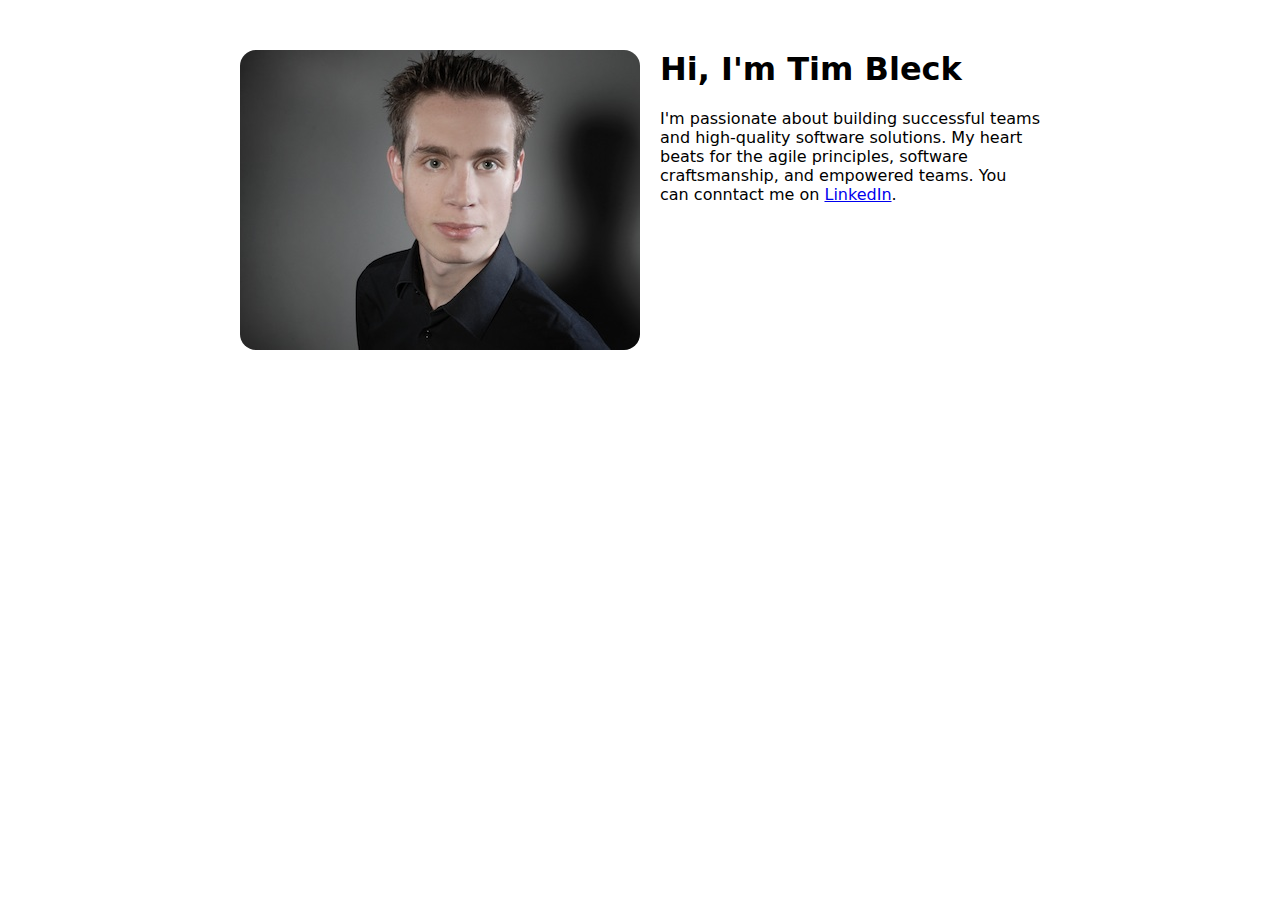
<file: index.html>
<!DOCTYPE html>
<html>
<head>
  <title>Tim Bleck</title>
</head>
<body>
  <div style="width: 800px; margin: 50px auto; font-family: verdana, sans">
    <img src="tim-bleck.jpg" width="400" height="300" style="float:left; margin-right: 20px; border-radius: 16px;" alt="Profilbild von Tim Bleck" />
    <h1>Hi, I'm Tim Bleck</h1>
    <p>
      I'm passionate about building successful teams and high-quality software solutions. My heart beats for the agile principles, software craftsmanship, and empowered teams. You can conntact me on <a href="http://de.linkedin.com/in/timbleck/">LinkedIn</a>.
    </p>
  </div>
</body>
</html>
</file>
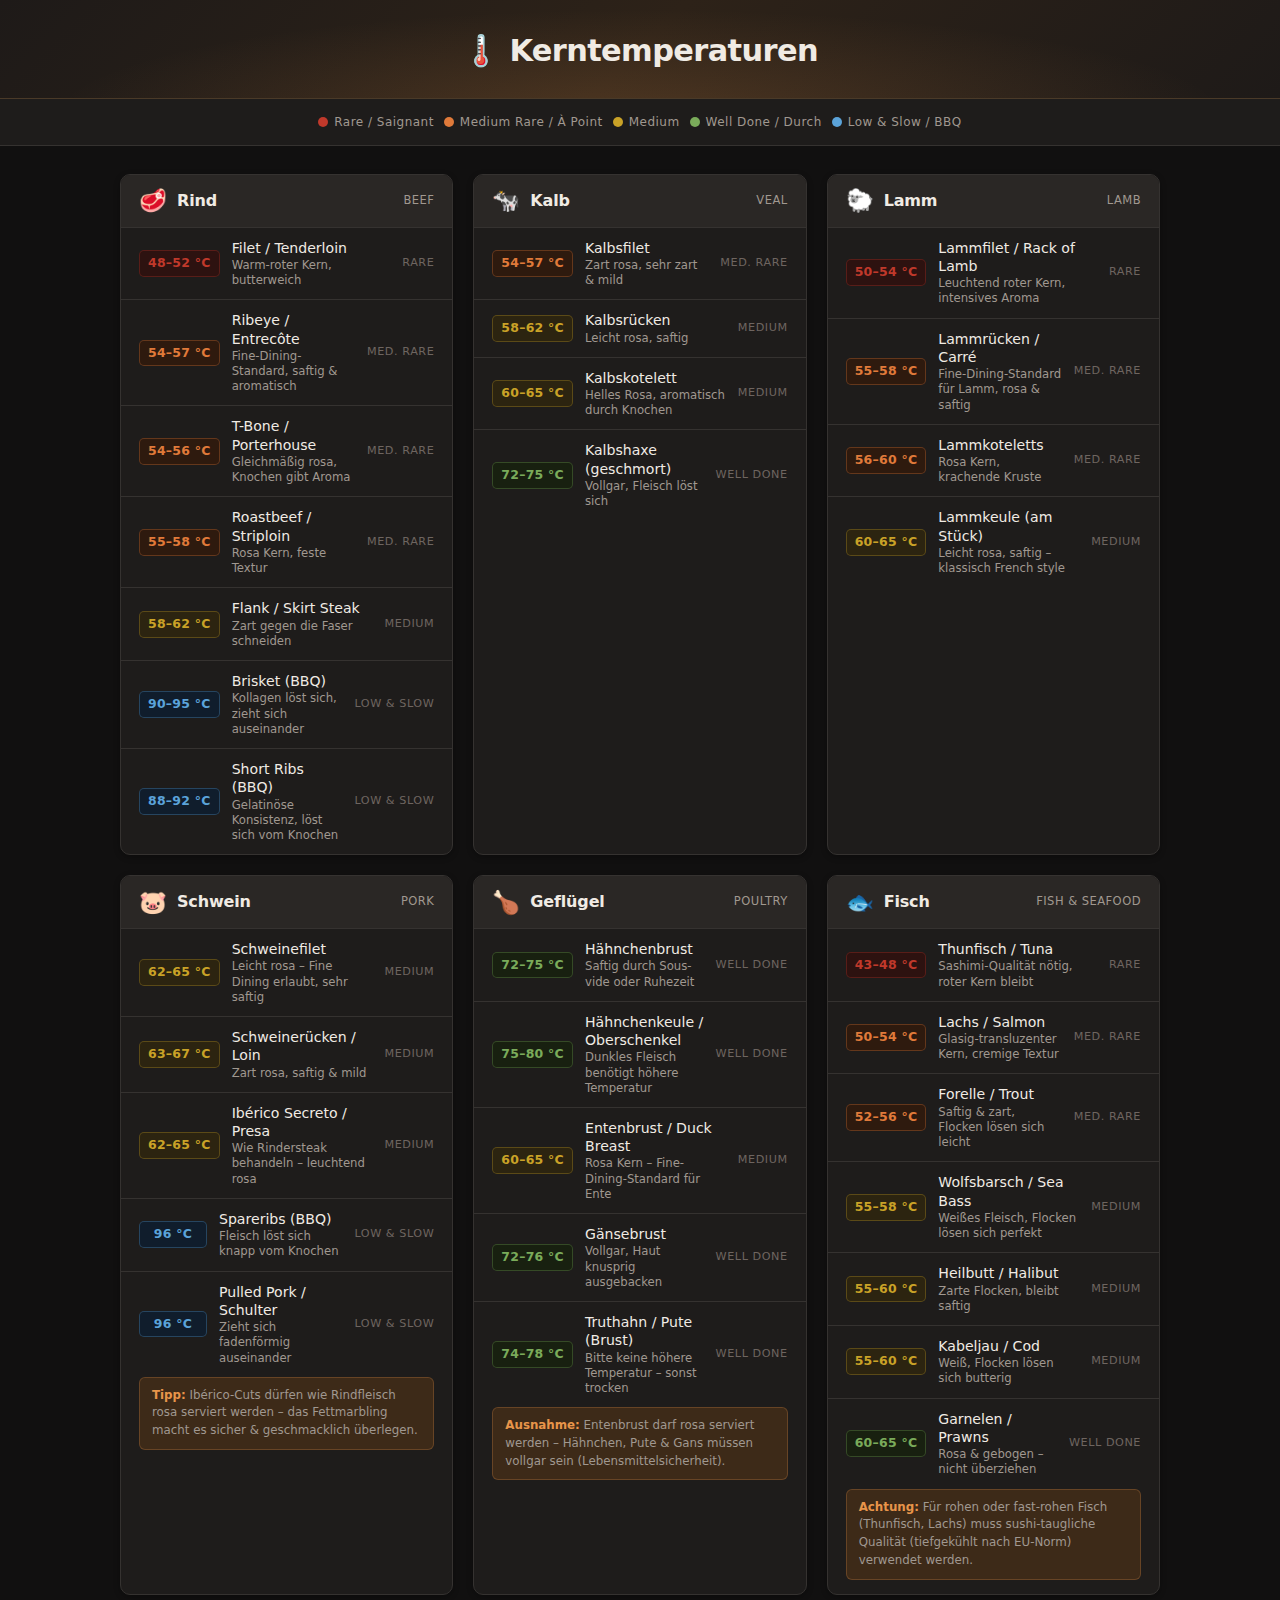
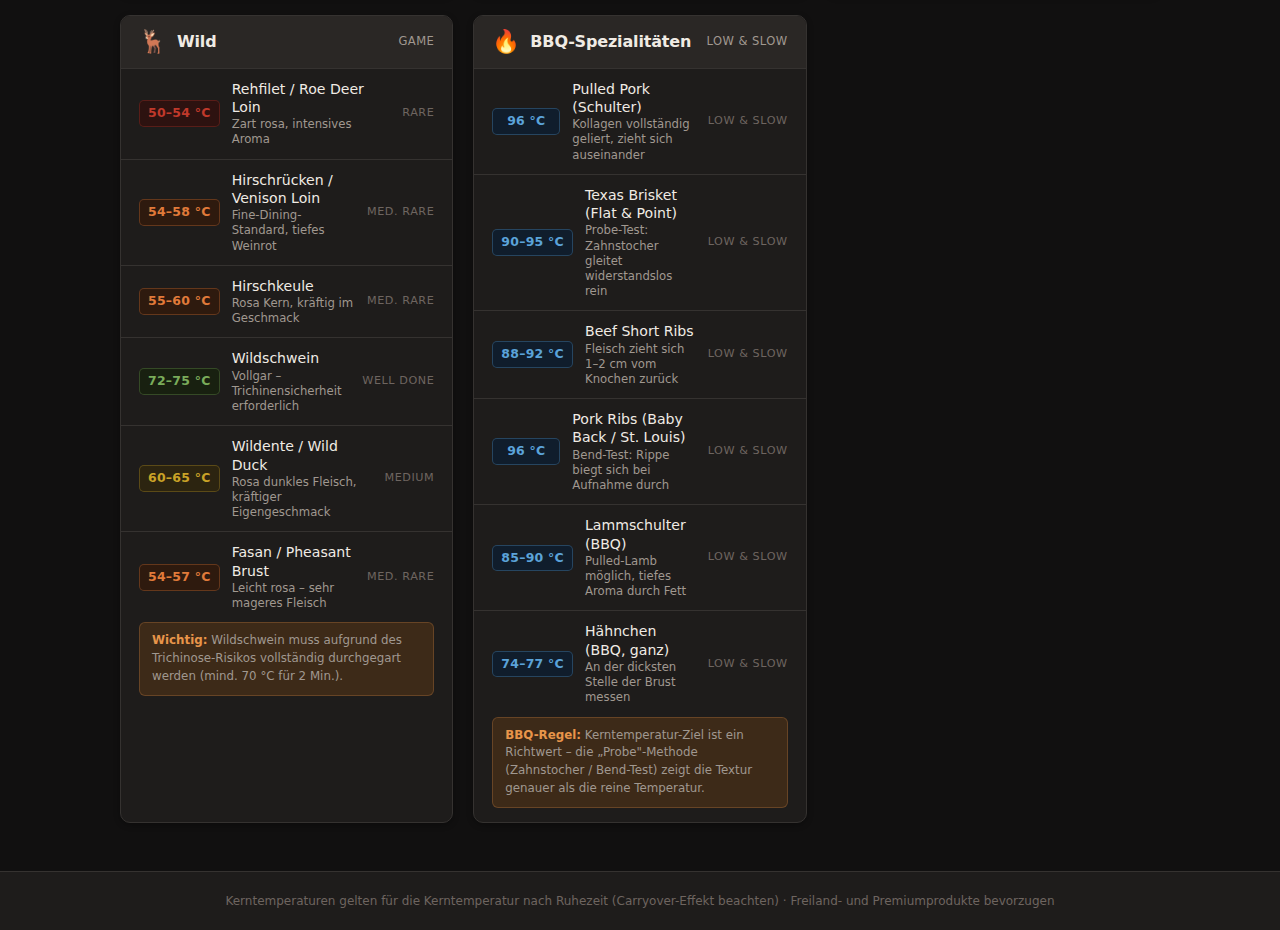
<file: kerntemperatur/index.html>
<!DOCTYPE html>
<html lang="de">
<head>
  <meta charset="UTF-8">
  <meta name="viewport" content="width=device-width, initial-scale=1.0">
  <title>Kerntemperaturen</title>
  <link rel="stylesheet" href="style.css">
</head>
<body>

<header>
  <h1>🌡️ Kerntemperaturen</h1>
</header>

<div class="legend">
  <div class="legend-item">
    <div class="legend-dot" style="background:#c0392b"></div>
    Rare / Saignant
  </div>
  <div class="legend-item">
    <div class="legend-dot" style="background:#e07a3a"></div>
    Medium Rare / À Point
  </div>
  <div class="legend-item">
    <div class="legend-dot" style="background:#c9a227"></div>
    Medium
  </div>
  <div class="legend-item">
    <div class="legend-dot" style="background:#7aab5a"></div>
    Well Done / Durch
  </div>
  <div class="legend-item">
    <div class="legend-dot" style="background:#5ba3d9"></div>
    Low &amp; Slow / BBQ
  </div>
</div>

<main>

  <!-- RIND -->
  <div class="group-card">
    <div class="group-header">
      <span class="group-icon">🥩</span>
      <span class="group-title">Rind</span>
      <span class="group-subtitle">Beef</span>
    </div>
    <ul class="temp-list">
      <li class="temp-item">
        <span class="temp-badge badge-rare">48–52 °C</span>
        <div class="temp-info">
          <div class="temp-name">Filet / Tenderloin</div>
          <div class="temp-note">Warm-roter Kern, butterweich</div>
        </div>
        <div class="temp-doneness">Rare</div>
      </li>
      <li class="temp-item">
        <span class="temp-badge badge-medium-rare">54–57 °C</span>
        <div class="temp-info">
          <div class="temp-name">Ribeye / Entrecôte</div>
          <div class="temp-note">Fine-Dining-Standard, saftig & aromatisch</div>
        </div>
        <div class="temp-doneness">Med. Rare</div>
      </li>
      <li class="temp-item">
        <span class="temp-badge badge-medium-rare">54–56 °C</span>
        <div class="temp-info">
          <div class="temp-name">T-Bone / Porterhouse</div>
          <div class="temp-note">Gleichmäßig rosa, Knochen gibt Aroma</div>
        </div>
        <div class="temp-doneness">Med. Rare</div>
      </li>
      <li class="temp-item">
        <span class="temp-badge badge-medium-rare">55–58 °C</span>
        <div class="temp-info">
          <div class="temp-name">Roastbeef / Striploin</div>
          <div class="temp-note">Rosa Kern, feste Textur</div>
        </div>
        <div class="temp-doneness">Med. Rare</div>
      </li>
      <li class="temp-item">
        <span class="temp-badge badge-medium">58–62 °C</span>
        <div class="temp-info">
          <div class="temp-name">Flank / Skirt Steak</div>
          <div class="temp-note">Zart gegen die Faser schneiden</div>
        </div>
        <div class="temp-doneness">Medium</div>
      </li>
      <li class="temp-item">
        <span class="temp-badge badge-safety">90–95 °C</span>
        <div class="temp-info">
          <div class="temp-name">Brisket (BBQ)</div>
          <div class="temp-note">Kollagen löst sich, zieht sich auseinander</div>
        </div>
        <div class="temp-doneness">Low & Slow</div>
      </li>
      <li class="temp-item">
        <span class="temp-badge badge-safety">88–92 °C</span>
        <div class="temp-info">
          <div class="temp-name">Short Ribs (BBQ)</div>
          <div class="temp-note">Gelatinöse Konsistenz, löst sich vom Knochen</div>
        </div>
        <div class="temp-doneness">Low & Slow</div>
      </li>
    </ul>
  </div>

  <!-- KALB -->
  <div class="group-card">
    <div class="group-header">
      <span class="group-icon">🐄</span>
      <span class="group-title">Kalb</span>
      <span class="group-subtitle">Veal</span>
    </div>
    <ul class="temp-list">
      <li class="temp-item">
        <span class="temp-badge badge-medium-rare">54–57 °C</span>
        <div class="temp-info">
          <div class="temp-name">Kalbsfilet</div>
          <div class="temp-note">Zart rosa, sehr zart & mild</div>
        </div>
        <div class="temp-doneness">Med. Rare</div>
      </li>
      <li class="temp-item">
        <span class="temp-badge badge-medium">58–62 °C</span>
        <div class="temp-info">
          <div class="temp-name">Kalbsrücken</div>
          <div class="temp-note">Leicht rosa, saftig</div>
        </div>
        <div class="temp-doneness">Medium</div>
      </li>
      <li class="temp-item">
        <span class="temp-badge badge-medium">60–65 °C</span>
        <div class="temp-info">
          <div class="temp-name">Kalbskotelett</div>
          <div class="temp-note">Helles Rosa, aromatisch durch Knochen</div>
        </div>
        <div class="temp-doneness">Medium</div>
      </li>
      <li class="temp-item">
        <span class="temp-badge badge-well">72–75 °C</span>
        <div class="temp-info">
          <div class="temp-name">Kalbshaxe (geschmort)</div>
          <div class="temp-note">Vollgar, Fleisch löst sich</div>
        </div>
        <div class="temp-doneness">Well Done</div>
      </li>
    </ul>
  </div>

  <!-- LAMM -->
  <div class="group-card">
    <div class="group-header">
      <span class="group-icon">🐑</span>
      <span class="group-title">Lamm</span>
      <span class="group-subtitle">Lamb</span>
    </div>
    <ul class="temp-list">
      <li class="temp-item">
        <span class="temp-badge badge-rare">50–54 °C</span>
        <div class="temp-info">
          <div class="temp-name">Lammfilet / Rack of Lamb</div>
          <div class="temp-note">Leuchtend roter Kern, intensives Aroma</div>
        </div>
        <div class="temp-doneness">Rare</div>
      </li>
      <li class="temp-item">
        <span class="temp-badge badge-medium-rare">55–58 °C</span>
        <div class="temp-info">
          <div class="temp-name">Lammrücken / Carré</div>
          <div class="temp-note">Fine-Dining-Standard für Lamm, rosa & saftig</div>
        </div>
        <div class="temp-doneness">Med. Rare</div>
      </li>
      <li class="temp-item">
        <span class="temp-badge badge-medium-rare">56–60 °C</span>
        <div class="temp-info">
          <div class="temp-name">Lammkoteletts</div>
          <div class="temp-note">Rosa Kern, krachende Kruste</div>
        </div>
        <div class="temp-doneness">Med. Rare</div>
      </li>
      <li class="temp-item">
        <span class="temp-badge badge-medium">60–65 °C</span>
        <div class="temp-info">
          <div class="temp-name">Lammkeule (am Stück)</div>
          <div class="temp-note">Leicht rosa, saftig – klassisch French style</div>
        </div>
        <div class="temp-doneness">Medium</div>
      </li>
    </ul>
  </div>

  <!-- SCHWEIN -->
  <div class="group-card">
    <div class="group-header">
      <span class="group-icon">🐷</span>
      <span class="group-title">Schwein</span>
      <span class="group-subtitle">Pork</span>
    </div>
    <ul class="temp-list">
      <li class="temp-item">
        <span class="temp-badge badge-medium">62–65 °C</span>
        <div class="temp-info">
          <div class="temp-name">Schweinefilet</div>
          <div class="temp-note">Leicht rosa – Fine Dining erlaubt, sehr saftig</div>
        </div>
        <div class="temp-doneness">Medium</div>
      </li>
      <li class="temp-item">
        <span class="temp-badge badge-medium">63–67 °C</span>
        <div class="temp-info">
          <div class="temp-name">Schweinerücken / Loin</div>
          <div class="temp-note">Zart rosa, saftig & mild</div>
        </div>
        <div class="temp-doneness">Medium</div>
      </li>
      <li class="temp-item">
        <span class="temp-badge badge-medium">62–65 °C</span>
        <div class="temp-info">
          <div class="temp-name">Ibérico Secreto / Presa</div>
          <div class="temp-note">Wie Rindersteak behandeln – leuchtend rosa</div>
        </div>
        <div class="temp-doneness">Medium</div>
      </li>
      <li class="temp-item">
        <span class="temp-badge badge-safety">96 °C</span>
        <div class="temp-info">
          <div class="temp-name">Spareribs (BBQ)</div>
          <div class="temp-note">Fleisch löst sich knapp vom Knochen</div>
        </div>
        <div class="temp-doneness">Low & Slow</div>
      </li>
      <li class="temp-item">
        <span class="temp-badge badge-safety">96 °C</span>
        <div class="temp-info">
          <div class="temp-name">Pulled Pork / Schulter</div>
          <div class="temp-note">Zieht sich fadenförmig auseinander</div>
        </div>
        <div class="temp-doneness">Low & Slow</div>
      </li>
    </ul>
    <div class="note-box">
      <strong>Tipp:</strong> Ibérico-Cuts dürfen wie Rindfleisch rosa serviert werden – das Fettmarbling macht es sicher & geschmacklich überlegen.
    </div>
  </div>

  <!-- GEFLÜGEL -->
  <div class="group-card">
    <div class="group-header">
      <span class="group-icon">🍗</span>
      <span class="group-title">Geflügel</span>
      <span class="group-subtitle">Poultry</span>
    </div>
    <ul class="temp-list">
      <li class="temp-item">
        <span class="temp-badge badge-well">72–75 °C</span>
        <div class="temp-info">
          <div class="temp-name">Hähnchenbrust</div>
          <div class="temp-note">Saftig durch Sous-vide oder Ruhezeit</div>
        </div>
        <div class="temp-doneness">Well Done</div>
      </li>
      <li class="temp-item">
        <span class="temp-badge badge-well">75–80 °C</span>
        <div class="temp-info">
          <div class="temp-name">Hähnchenkeule / Oberschenkel</div>
          <div class="temp-note">Dunkles Fleisch benötigt höhere Temperatur</div>
        </div>
        <div class="temp-doneness">Well Done</div>
      </li>
      <li class="temp-item">
        <span class="temp-badge badge-medium">60–65 °C</span>
        <div class="temp-info">
          <div class="temp-name">Entenbrust / Duck Breast</div>
          <div class="temp-note">Rosa Kern – Fine-Dining-Standard für Ente</div>
        </div>
        <div class="temp-doneness">Medium</div>
      </li>
      <li class="temp-item">
        <span class="temp-badge badge-well">72–76 °C</span>
        <div class="temp-info">
          <div class="temp-name">Gänsebrust</div>
          <div class="temp-note">Vollgar, Haut knusprig ausgebacken</div>
        </div>
        <div class="temp-doneness">Well Done</div>
      </li>
      <li class="temp-item">
        <span class="temp-badge badge-well">74–78 °C</span>
        <div class="temp-info">
          <div class="temp-name">Truthahn / Pute (Brust)</div>
          <div class="temp-note">Bitte keine höhere Temperatur – sonst trocken</div>
        </div>
        <div class="temp-doneness">Well Done</div>
      </li>
    </ul>
    <div class="note-box">
      <strong>Ausnahme:</strong> Entenbrust darf rosa serviert werden – Hähnchen, Pute & Gans müssen vollgar sein (Lebensmittelsicherheit).
    </div>
  </div>

  <!-- FISCH -->
  <div class="group-card">
    <div class="group-header">
      <span class="group-icon">🐟</span>
      <span class="group-title">Fisch</span>
      <span class="group-subtitle">Fish & Seafood</span>
    </div>
    <ul class="temp-list">
      <li class="temp-item">
        <span class="temp-badge badge-rare">43–48 °C</span>
        <div class="temp-info">
          <div class="temp-name">Thunfisch / Tuna</div>
          <div class="temp-note">Sashimi-Qualität nötig, roter Kern bleibt</div>
        </div>
        <div class="temp-doneness">Rare</div>
      </li>
      <li class="temp-item">
        <span class="temp-badge badge-medium-rare">50–54 °C</span>
        <div class="temp-info">
          <div class="temp-name">Lachs / Salmon</div>
          <div class="temp-note">Glasig-transluzenter Kern, cremige Textur</div>
        </div>
        <div class="temp-doneness">Med. Rare</div>
      </li>
      <li class="temp-item">
        <span class="temp-badge badge-medium-rare">52–56 °C</span>
        <div class="temp-info">
          <div class="temp-name">Forelle / Trout</div>
          <div class="temp-note">Saftig & zart, Flocken lösen sich leicht</div>
        </div>
        <div class="temp-doneness">Med. Rare</div>
      </li>
      <li class="temp-item">
        <span class="temp-badge badge-medium">55–58 °C</span>
        <div class="temp-info">
          <div class="temp-name">Wolfsbarsch / Sea Bass</div>
          <div class="temp-note">Weißes Fleisch, Flocken lösen sich perfekt</div>
        </div>
        <div class="temp-doneness">Medium</div>
      </li>
      <li class="temp-item">
        <span class="temp-badge badge-medium">55–60 °C</span>
        <div class="temp-info">
          <div class="temp-name">Heilbutt / Halibut</div>
          <div class="temp-note">Zarte Flocken, bleibt saftig</div>
        </div>
        <div class="temp-doneness">Medium</div>
      </li>
      <li class="temp-item">
        <span class="temp-badge badge-medium">55–60 °C</span>
        <div class="temp-info">
          <div class="temp-name">Kabeljau / Cod</div>
          <div class="temp-note">Weiß, Flocken lösen sich butterig</div>
        </div>
        <div class="temp-doneness">Medium</div>
      </li>
      <li class="temp-item">
        <span class="temp-badge badge-well">60–65 °C</span>
        <div class="temp-info">
          <div class="temp-name">Garnelen / Prawns</div>
          <div class="temp-note">Rosa & gebogen – nicht überziehen</div>
        </div>
        <div class="temp-doneness">Well Done</div>
      </li>
    </ul>
    <div class="note-box">
      <strong>Achtung:</strong> Für rohen oder fast-rohen Fisch (Thunfisch, Lachs) muss sushi-taugliche Qualität (tiefgekühlt nach EU-Norm) verwendet werden.
    </div>
  </div>

  <!-- WILD -->
  <div class="group-card">
    <div class="group-header">
      <span class="group-icon">🦌</span>
      <span class="group-title">Wild</span>
      <span class="group-subtitle">Game</span>
    </div>
    <ul class="temp-list">
      <li class="temp-item">
        <span class="temp-badge badge-rare">50–54 °C</span>
        <div class="temp-info">
          <div class="temp-name">Rehfilet / Roe Deer Loin</div>
          <div class="temp-note">Zart rosa, intensives Aroma</div>
        </div>
        <div class="temp-doneness">Rare</div>
      </li>
      <li class="temp-item">
        <span class="temp-badge badge-medium-rare">54–58 °C</span>
        <div class="temp-info">
          <div class="temp-name">Hirschrücken / Venison Loin</div>
          <div class="temp-note">Fine-Dining-Standard, tiefes Weinrot</div>
        </div>
        <div class="temp-doneness">Med. Rare</div>
      </li>
      <li class="temp-item">
        <span class="temp-badge badge-medium-rare">55–60 °C</span>
        <div class="temp-info">
          <div class="temp-name">Hirschkeule</div>
          <div class="temp-note">Rosa Kern, kräftig im Geschmack</div>
        </div>
        <div class="temp-doneness">Med. Rare</div>
      </li>
      <li class="temp-item">
        <span class="temp-badge badge-well">72–75 °C</span>
        <div class="temp-info">
          <div class="temp-name">Wildschwein</div>
          <div class="temp-note">Vollgar – Trichinensicherheit erforderlich</div>
        </div>
        <div class="temp-doneness">Well Done</div>
      </li>
      <li class="temp-item">
        <span class="temp-badge badge-medium">60–65 °C</span>
        <div class="temp-info">
          <div class="temp-name">Wildente / Wild Duck</div>
          <div class="temp-note">Rosa dunkles Fleisch, kräftiger Eigengeschmack</div>
        </div>
        <div class="temp-doneness">Medium</div>
      </li>
      <li class="temp-item">
        <span class="temp-badge badge-medium-rare">54–57 °C</span>
        <div class="temp-info">
          <div class="temp-name">Fasan / Pheasant Brust</div>
          <div class="temp-note">Leicht rosa – sehr mageres Fleisch</div>
        </div>
        <div class="temp-doneness">Med. Rare</div>
      </li>
    </ul>
    <div class="note-box">
      <strong>Wichtig:</strong> Wildschwein muss aufgrund des Trichinose-Risikos vollständig durchgegart werden (mind. 70 °C für 2 Min.).
    </div>
  </div>

  <!-- LAMM BBQ Ergänzung / SONSTIGES -->
  <div class="group-card">
    <div class="group-header">
      <span class="group-icon">🔥</span>
      <span class="group-title">BBQ-Spezialitäten</span>
      <span class="group-subtitle">Low & Slow</span>
    </div>
    <ul class="temp-list">
      <li class="temp-item">
        <span class="temp-badge badge-safety">96 °C</span>
        <div class="temp-info">
          <div class="temp-name">Pulled Pork (Schulter)</div>
          <div class="temp-note">Kollagen vollständig geliert, zieht sich auseinander</div>
        </div>
        <div class="temp-doneness">Low & Slow</div>
      </li>
      <li class="temp-item">
        <span class="temp-badge badge-safety">90–95 °C</span>
        <div class="temp-info">
          <div class="temp-name">Texas Brisket (Flat & Point)</div>
          <div class="temp-note">Probe-Test: Zahnstocher gleitet widerstandslos rein</div>
        </div>
        <div class="temp-doneness">Low & Slow</div>
      </li>
      <li class="temp-item">
        <span class="temp-badge badge-safety">88–92 °C</span>
        <div class="temp-info">
          <div class="temp-name">Beef Short Ribs</div>
          <div class="temp-note">Fleisch zieht sich 1–2 cm vom Knochen zurück</div>
        </div>
        <div class="temp-doneness">Low & Slow</div>
      </li>
      <li class="temp-item">
        <span class="temp-badge badge-safety">96 °C</span>
        <div class="temp-info">
          <div class="temp-name">Pork Ribs (Baby Back / St. Louis)</div>
          <div class="temp-note">Bend-Test: Rippe biegt sich bei Aufnahme durch</div>
        </div>
        <div class="temp-doneness">Low & Slow</div>
      </li>
      <li class="temp-item">
        <span class="temp-badge badge-safety">85–90 °C</span>
        <div class="temp-info">
          <div class="temp-name">Lammschulter (BBQ)</div>
          <div class="temp-note">Pulled-Lamb möglich, tiefes Aroma durch Fett</div>
        </div>
        <div class="temp-doneness">Low & Slow</div>
      </li>
      <li class="temp-item">
        <span class="temp-badge badge-safety">74–77 °C</span>
        <div class="temp-info">
          <div class="temp-name">Hähnchen (BBQ, ganz)</div>
          <div class="temp-note">An der dicksten Stelle der Brust messen</div>
        </div>
        <div class="temp-doneness">Low & Slow</div>
      </li>
    </ul>
    <div class="note-box">
      <strong>BBQ-Regel:</strong> Kerntemperatur-Ziel ist ein Richtwert – die „Probe"-Methode (Zahnstocher / Bend-Test) zeigt die Textur genauer als die reine Temperatur.
    </div>
  </div>

</main>

<footer>
  Kerntemperaturen gelten für die Kerntemperatur nach Ruhezeit (Carryover-Effekt beachten) · Freiland- und Premiumprodukte bevorzugen
</footer>

</body>
</html>
</file>
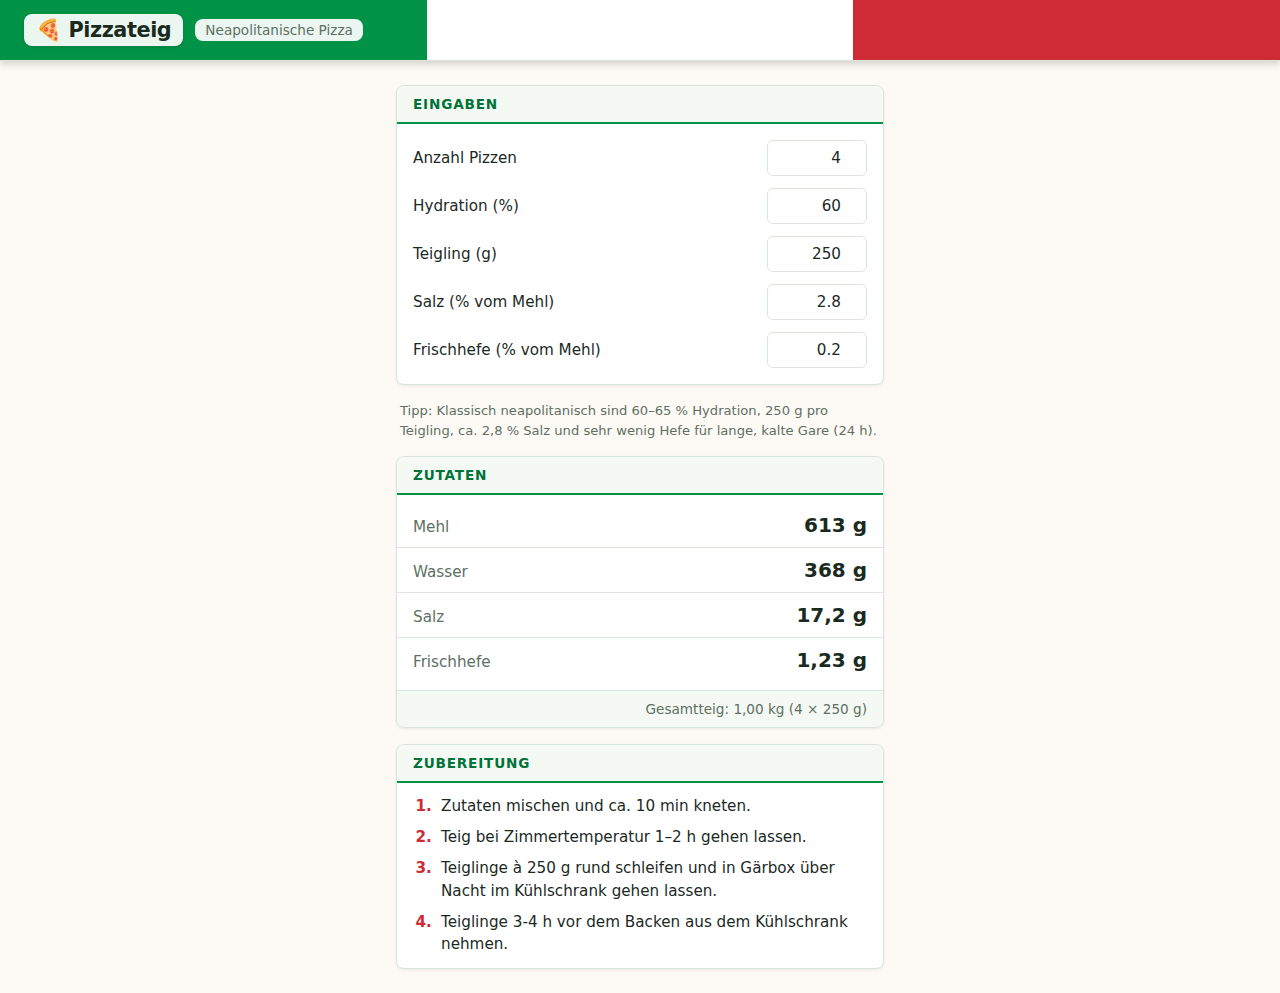
<file: pizza/index.html>
<!DOCTYPE html>
<html lang="de">
<head>
  <meta charset="UTF-8">
  <meta name="viewport" content="width=device-width, initial-scale=1.0">
  <title>Pizzateig-Rechner – Neapolitanisch</title>
  <link rel="stylesheet" href="style.css">
</head>
<body>
  <header>
    <h1>🍕 Pizzateig</h1>
    <span class="subtitle">Neapolitanische Pizza</span>
  </header>

  <main>
    <section class="card">
      <div class="card-header">
        <h2>Eingaben</h2>
      </div>
      <div class="form-grid">
        <label for="pizzas">Anzahl Pizzen</label>
        <input type="number" id="pizzas" min="1" max="100" step="1" value="4">

        <label for="hydration">Hydration (%)</label>
        <input type="number" id="hydration" min="50" max="80" step="1" value="60">

        <label for="ball">Teigling (g)</label>
        <input type="number" id="ball" min="180" max="350" step="5" value="250">

        <label for="salt">Salz (% vom Mehl)</label>
        <input type="number" id="salt" min="0" max="5" step="0.1" value="2.8">

        <label for="yeast">Frischhefe (% vom Mehl)</label>
        <input type="number" id="yeast" min="0" max="2" step="0.01" value="0.2">
      </div>
    </section>

    <p class="hint">
      Tipp: Klassisch neapolitanisch sind 60–65&nbsp;% Hydration, 250&nbsp;g pro Teigling,
      ca.&nbsp;2,8&nbsp;% Salz und sehr wenig Hefe für lange, kalte Gare (24&nbsp;h).
    </p>

    <section class="card result-card">
      <div class="card-header">
        <h2>Zutaten</h2>
      </div>
      <ul class="results-list">
        <li><span class="label">Mehl</span><span class="value" id="out-flour">–</span></li>
        <li><span class="label">Wasser</span><span class="value" id="out-water">–</span></li>
        <li><span class="label">Salz</span><span class="value" id="out-salt">–</span></li>
        <li><span class="label">Frischhefe</span><span class="value" id="out-yeast">–</span></li>
      </ul>
      <div class="total" id="out-total"></div>
    </section>

    <section class="card">
      <div class="card-header">
        <h2>Zubereitung</h2>
      </div>
      <ol class="steps">
        <li>Zutaten mischen und ca. 10&nbsp;min kneten.</li>
        <li>Teig bei Zimmertemperatur 1–2&nbsp;h gehen lassen.</li>
        <li>Teiglinge à 250&nbsp;g rund schleifen und in Gärbox über Nacht im Kühlschrank gehen lassen.</li>
        <li>Teiglinge 3-4&nbsp;h vor dem Backen aus dem Kühlschrank nehmen.</li>
      </ol>
    </section>
  </main>

  <script src="app.js"></script>
</body>
</html>
</file>
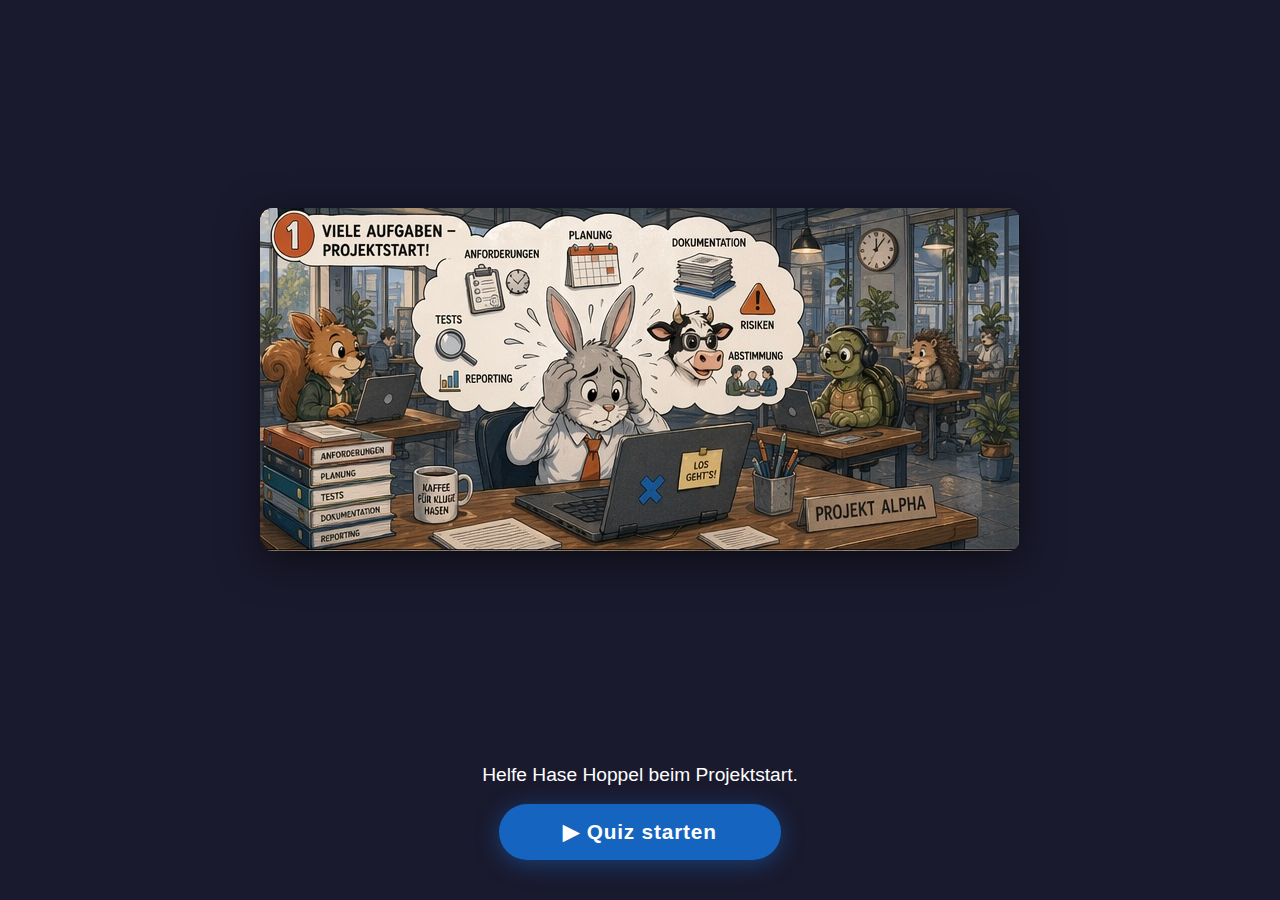
<file: quiz-app/index.html>
<!DOCTYPE html>
<html lang="de">
<head>
  <meta charset="UTF-8">
  <meta name="viewport" content="width=device-width, initial-scale=1.0">
  <title>Tool-Quiz</title>
  <style>
    *, *::before, *::after { margin: 0; padding: 0; box-sizing: border-box; }

    :root {
      --bg-dark:   #1a1a2e;
      --bg-mid:    #16213e;
      --bg-panel:  #0f3460;
      --accent:    #e94560;
      --accent-dk: #b5304a;
      --text:      #ffffff;
      --muted:     rgba(255,255,255,0.45);
    }

    body {
      font-family: 'Segoe UI', Arial, sans-serif;
      background: var(--bg-dark);
      color: var(--text);
      height: 100vh;
      width: 100vw;
      overflow: hidden;
    }

    /* ── SCREENS ───────────────────────────────────────── */
    .screen {
      position: fixed;
      inset: 0;
      display: flex;
      flex-direction: column;
      align-items: center;
      justify-content: center;
      opacity: 0;
      pointer-events: none;
      transition: opacity 0.4s ease;
    }
    .screen.active {
      opacity: 1;
      pointer-events: all;
    }

    /* ── START SCREEN ──────────────────────────────────── */
    #start-screen { background: var(--bg-dark); }

    .img-wrapper {
      flex: 1;
      width: 100%;
      overflow: hidden;
      display: flex;
      align-items: center;
      justify-content: center;
      padding: 30px 30px 15px;
    }
    .img-wrapper img {
      max-width: 100%;
      max-height: 100%;
      object-fit: contain;
      border-radius: 12px;
      box-shadow: 0 10px 40px rgba(0,0,0,0.55);
    }
    .img-placeholder {
      width: 100%;
      height: 100%;
      max-height: 420px;
      background: var(--bg-mid);
      border-radius: 12px;
      border: 2px dashed rgba(255,255,255,0.18);
      display: flex;
      flex-direction: column;
      align-items: center;
      justify-content: center;
      gap: 10px;
      color: var(--muted);
      font-size: 0.9rem;
      text-align: center;
      padding: 20px;
    }
    .img-placeholder code {
      background: rgba(255,255,255,0.08);
      padding: 3px 8px;
      border-radius: 4px;
      font-family: monospace;
    }

    .start-footer { padding: 20px 30px 40px; text-align: center; }

    .btn-primary {
      padding: 16px 64px;
      font-size: 1.3rem;
      font-weight: 700;
      font-family: inherit;
      background: #1565c0;
      color: white;
      border: none;
      border-radius: 50px;
      cursor: pointer;
      box-shadow: 0 4px 22px rgba(21,101,192,0.5);
      transition: transform 0.15s, box-shadow 0.15s, background 0.15s;
      letter-spacing: 0.04em;
    }
    .btn-primary:hover {
      transform: translateY(-3px);
      box-shadow: 0 8px 30px rgba(21,101,192,0.65);
      background: #0d47a1;
    }
    .btn-primary:active { transform: translateY(-1px); }

    /* ── QUIZ SCREEN ───────────────────────────────────── */
    #quiz-screen {
      align-items: stretch;
      justify-content: flex-start;
      background: #08081a;
    }

    /* Image area: ~70% height */
    #image-area {
      position: relative;
      height: 70vh;
      width: 100%;
      overflow: hidden;
      background: var(--bg-mid);
      flex-shrink: 0;
    }
    #quiz-img {
      position: absolute;
      inset: 0;
      width: 100%;
      height: 100%;
      object-fit: contain;
      display: block;
    }
    #img-fallback {
      position: absolute;
      inset: 0;
      display: flex;
      align-items: center;
      justify-content: center;
      color: var(--muted);
      font-size: 0.85rem;
    }

    /* Scene overlay panels */
    .scene-cover {
      position: absolute;
      background: var(--bg-dark);
      z-index: 10;
      transition: opacity 0.75s ease;
      border: 1px solid rgba(255,255,255,0.04);
    }
    .scene-cover.revealed {
      opacity: 0;
      pointer-events: none;
    }

    /* Question area: ~30% height */
    #question-area {
      flex: 1;
      width: 100%;
      background: linear-gradient(160deg, var(--bg-panel) 0%, var(--bg-mid) 100%);
      border-top: 3px solid var(--accent);
      padding: 14px 40px 16px;
      display: flex;
      flex-direction: column;
      align-items: center;
      justify-content: center;
      gap: 10px;
      overflow: hidden;
    }

    #progress-track {
      width: 100%;
      max-width: 560px;
      height: 4px;
      background: rgba(255,255,255,0.1);
      border-radius: 2px;
    }
    #progress-fill {
      height: 100%;
      background: var(--accent);
      border-radius: 2px;
      transition: width 0.55s ease;
      width: 0%;
    }

    #q-meta {
      font-size: 0.78rem;
      color: var(--muted);
      text-align: center;
    }

    #q-text {
      font-size: clamp(0.92rem, 1.8vw, 1.12rem);
      text-align: center;
      font-weight: 500;
      line-height: 1.45;
      max-width: 820px;
    }

    #answers {
      display: flex;
      gap: 10px;
      flex-wrap: wrap;
      justify-content: center;
      max-width: 920px;
    }

    .ans-btn {
      padding: 9px 22px;
      font-size: clamp(0.78rem, 1.4vw, 0.93rem);
      font-family: inherit;
      border: 2px solid rgba(255,255,255,0.32);
      background: rgba(255,255,255,0.05);
      color: white;
      border-radius: 8px;
      cursor: pointer;
      transition: background 0.15s, border-color 0.15s, transform 0.1s;
      max-width: 290px;
      text-align: center;
      line-height: 1.3;
    }
    .ans-btn:hover:not(:disabled) {
      background: rgba(255,255,255,0.14);
      border-color: rgba(255,255,255,0.65);
      transform: translateY(-2px);
    }
    .ans-btn.wrong {
      background: rgba(231,76,60,0.22);
      border-color: #e74c3c;
      color: #ff9090;
    }
    .ans-btn.correct {
      background: rgba(46,204,113,0.25);
      border-color: #2ecc71;
      color: #a8f5c8;
    }
    .ans-btn:disabled { cursor: default; }

    #feedback {
      font-size: 0.84rem;
      color: #ff6b6b;
      min-height: 1.2em;
      font-style: italic;
      text-align: center;
    }

    /* ── END SCREEN ────────────────────────────────────── */
    #end-screen { background: var(--bg-dark); gap: 18px; }

    #end-title {
      font-size: clamp(1.5rem, 3vw, 2.1rem);
      color: var(--accent);
      text-align: center;
    }
    #end-sub {
      font-size: 1rem;
      color: var(--muted);
      text-align: center;
    }

    .btn-secondary {
      padding: 12px 42px;
      font-size: 1rem;
      font-weight: 600;
      font-family: inherit;
      background: transparent;
      color: white;
      border: 2px solid rgba(255,255,255,0.36);
      border-radius: 50px;
      cursor: pointer;
      transition: background 0.15s, border-color 0.15s;
    }
    .btn-secondary:hover {
      background: rgba(255,255,255,0.1);
      border-color: rgba(255,255,255,0.65);
    }
    .end-footer { padding: 5px 30px 30px; }
  </style>
</head>
<body>

<!-- ═══════════ START SCREEN ═══════════ -->
<div id="start-screen" class="screen active">
  <div class="img-wrapper">
    <img id="start-img" src="images/bild1.jpg" alt="Startbild"
         onerror="this.style.display='none'; document.getElementById('start-ph').style.display='flex'">
    <div class="img-placeholder" id="start-ph" style="display:none">
      Startbild hier ablegen:<br>
      <code>quiz-app/images/bild1.jpg</code>
    </div>
  </div>
  <div class="start-footer">
    <p style="font-size:1.2rem; margin-bottom:18px; color:var(--text);">Helfe Hase Hoppel beim Projektstart.</p>
    <button class="btn-primary" onclick="startQuiz()">&#9654; Quiz starten</button>
  </div>
</div>

<!-- ═══════════ QUIZ SCREEN ═══════════ -->
<div id="quiz-screen" class="screen">
  <div id="image-area">
    <div id="img-fallback">Quizbild: quiz-app/images/bild2.png</div>
    <img id="quiz-img" src="images/bild2.png" alt="Quiz-Bild"
         onload="document.getElementById('img-fallback').style.display='none'"
         onerror="this.style.display='none'">
    <!-- .scene-cover Elemente werden per JS eingefügt -->
  </div>

  <div id="question-area">
    <div id="progress-track"><div id="progress-fill"></div></div>
    <p id="q-meta"></p>
    <p id="q-text"></p>
    <div id="answers"></div>
    <p id="feedback"></p>
  </div>
</div>

<!-- ═══════════ END SCREEN ═══════════ -->
<div id="end-screen" class="screen">
  <h1 id="end-title">Herzlichen Glückwunsch!</h1>
  <p id="end-sub">Du hast alle Szenen aufgedeckt!</p>
  <div class="img-wrapper">
    <img id="end-img" src="images/bild3.jpg" alt="Zukunftsszenario"
         onerror="this.style.display='none'; document.getElementById('end-ph').style.display='flex'">
    <div class="img-placeholder" id="end-ph" style="display:none">
      Zukunftsszenario hier ablegen:<br>
      <code>quiz-app/images/bild3.jpg</code>
    </div>
  </div>
  <div class="end-footer">
    <button class="btn-secondary" onclick="restartQuiz()">&#8635; Nochmal spielen</button>
  </div>
</div>

<script>
'use strict';

// ════════════════════════════════════════════════════════════════
//  SZENEN-DEFINITIONEN  (Prozentangaben relativ zur Bildgröße)
//
//  Bild 2 besteht aus 6 Szenen:
//    Zeile 1 (oben):  2 gleich breite Felder  – Szene 1 & 2
//    Zeile 2 (Mitte): 3 gleich breite Felder  – Szene 3, 4 & 5
//    Zeile 3 (unten): 1 breites Feld          – Szene 6
//
//  Szene 0 (Index) ist beim Start sichtbar; die übrigen 5 werden
//  durch korrekte Antworten nacheinander aufgedeckt.
// ════════════════════════════════════════════════════════════════
const SCENES = [
  // Zeile 1 (je 50 % Breite, 38 % Höhe des Bildes)
  { left:  0,     top:  0,  width:  50,    height: 38 }, // 0: Projektstart
  { left: 50,     top:  0,  width:  50,    height: 38 }, // 1: Tool-Familie
  // Zeile 2 (je 33,33 % Breite, 36 % Höhe)
  { left:  0,     top: 38,  width:  33.33, height: 36 }, // 2: Jira
  { left: 33.33,  top: 38,  width:  33.34, height: 36 }, // 3: Confluence
  { left: 66.67,  top: 38,  width:  33.33, height: 36 }, // 4: SharePoint
  // Zeile 3 (100 % Breite, 26 % Höhe)
  { left:  0,     top: 74,  width: 100,    height: 26 }, // 5: Gemeinsam besser
];

// ════════════════════════════════════════════════════════════════
//  FRAGEN-POOL
//  Format: Frage;Richtige Antwort;Falsche Antwort 1, Falsche Antwort 2
//
//  Es werden zufällig (SCENES.length - 1 = 5) Fragen ausgewählt.
//  Pool muss mindestens 5 Fragen enthalten.
//  Anpassbar hier ODER in der Datei questions.csv (bei Serverstart).
// ════════════════════════════════════════════════════════════════
const EMBEDDED_CSV = `Was ist Jira hauptsächlich?;Ein agiles Projektmanagement- und Aufgabenverfolgungstool;Ein Dokumentations-Wiki, Ein E-Mail-Client
Wofür wird Confluence primär genutzt?;Zum gemeinsamen Dokumentieren und Teilen von Wissen im Team;Zum Verwalten von Projekttasks in Boards, Zum Versenden von Statusberichten
Welche drei Tools bilden die Starter Familie?;Jira, Confluence und SharePoint;Slack, Teams und Outlook, Trello, Notion und Google Drive
Was zeigt der Backlog in Jira?;Alle geplanten, noch nicht begonnenen Aufgaben des Projekts;Den abgeschlossenen Teil des letzten Sprints, Den Projektzeitplan mit Meilensteinen
Welchen Hauptvorteil bietet SharePoint?;Strukturierte Dateiablage und Zusammenarbeit im Team;Automatisches Erstellen von Jira-Aufgaben, Live-Videokonferenzen im Team
Was ist ein Epic in Jira?;Ein großes Arbeitspaket das in kleinere User Stories unterteilt wird;Ein kritischer Fehler mit höchster Priorität, Eine abgeschlossene und archivierte Aufgabe
Welchen Vorteil bringt die Kombination von Jira und Confluence?;Transparenz und strukturiertes Arbeiten über alle Projektphasen;Aufgaben werden automatisch erledigt, Externe Kundenzugänge entfallen
Was dokumentiert man typischerweise in Confluence?;Projektergebnisse, Vorlagen, Entscheidungen und Teamwissen;Offene Bugs und Testfälle in Kanban-Boards, Rechnungen und Vertragsunterlagen
Welche Aufgabentypen gibt es in Jira?;Anforderung, Epic, Story, Aufgabe, Test, Risiko und Bug;Kapitel, Abschnitt und Absatz, Phase, Meilenstein und Deployment
Was bedeutet Projektzeit verkürzt durch Tool-Einsatz?;Alle Beteiligten arbeiten effizienter durch klare Strukturen und Transparenz;Meetings werden automatisch protokolliert, Aufgaben werden ohne Team erledigt`;

// ════════════════════════════════════════════════════════════════
//  APP-ZUSTAND
// ════════════════════════════════════════════════════════════════
const NUM_QUESTIONS = SCENES.length - 1;  // 5 (erste Szene ist vorab sichtbar)

let selectedQ    = [];
let currentQ     = 0;
let revealedIdx  = 1;  // Nächster zu enthüllender Szenen-Index
let externalCSV  = null;

// ════════════════════════════════════════════════════════════════
//  HILFSFUNKTIONEN
// ════════════════════════════════════════════════════════════════
function parseCSV(text) {
  return text.trim().split('\n').filter(l => l.trim()).map(line => {
    const parts = line.split(';');
    return {
      question : parts[0].trim(),
      correct  : parts[1].trim(),
      wrong    : parts[2].split(',').map(s => s.trim()).filter(Boolean),
    };
  });
}

function shuffle(arr) {
  const a = [...arr];
  for (let i = a.length - 1; i > 0; i--) {
    const j = Math.floor(Math.random() * (i + 1));
    [a[i], a[j]] = [a[j], a[i]];
  }
  return a;
}

function switchScreen(from, to) {
  document.getElementById(from).classList.remove('active');
  document.getElementById(to).classList.add('active');
}

// ════════════════════════════════════════════════════════════════
//  SZENEN-OVERLAYS AUFBAUEN
//
//  Das Bild wird mit object-fit:contain angezeigt, d. h. es wird
//  vollständig ohne Beschneidung eingepasst. Die tatsächliche
//  Render-Position und -Größe wird berechnet und die Overlays
//  exakt darauf ausgerichtet.
// ════════════════════════════════════════════════════════════════

/** Gibt Position und Größe des tatsächlich gerenderten Bildes zurück. */
function getRenderedImageRect() {
  const img  = document.getElementById('quiz-img');
  const area = document.getElementById('image-area');
  if (!img.naturalWidth) return null;

  const cW = area.clientWidth;
  const cH = area.clientHeight;
  const iR = img.naturalWidth / img.naturalHeight;
  const cR = cW / cH;

  let w, h, x, y;
  if (iR > cR) {
    // Bild breiter als Container → Letterbox oben/unten
    w = cW;
    h = cW / iR;
    x = 0;
    y = (cH - h) / 2;
  } else {
    // Bild schmaler als Container → Pillarbox links/rechts
    h = cH;
    w = cH * iR;
    x = (cW - w) / 2;
    y = 0;
  }
  return { x, y, w, h };
}

function buildOverlays() {
  const area = document.getElementById('image-area');
  area.querySelectorAll('.scene-cover').forEach(el => el.remove());

  const r = getRenderedImageRect();
  if (!r) return;

  SCENES.forEach((s, i) => {
    const div = document.createElement('div');
    div.className = 'scene-cover';
    div.id = `scene-${i}`;
    Object.assign(div.style, {
      left:   (r.x + s.left   / 100 * r.w) + 'px',
      top:    (r.y + s.top    / 100 * r.h) + 'px',
      width:  (s.width  / 100 * r.w) + 'px',
      height: (s.height / 100 * r.h) + 'px',
    });
    if (i < revealedIdx) div.classList.add('revealed');
    area.appendChild(div);
  });
}

function revealNext() {
  const el = document.getElementById(`scene-${revealedIdx}`);
  if (el) el.classList.add('revealed');
  revealedIdx++;
}

// ════════════════════════════════════════════════════════════════
//  FRAGE ANZEIGEN
// ════════════════════════════════════════════════════════════════
function updateProgress() {
  document.getElementById('progress-fill').style.width =
    (currentQ / NUM_QUESTIONS * 100) + '%';
  document.getElementById('q-meta').textContent =
    `Frage ${currentQ + 1} von ${NUM_QUESTIONS}`;
}

function showQuestion(idx) {
  const q = selectedQ[idx];
  document.getElementById('q-text').textContent = q.question;
  document.getElementById('feedback').textContent = '';
  updateProgress();

  const container = document.getElementById('answers');
  container.innerHTML = '';

  shuffle([q.correct, ...q.wrong]).forEach(answer => {
    const btn = document.createElement('button');
    btn.className = 'ans-btn';
    btn.textContent = answer;
    btn.addEventListener('click', () => handleAnswer(btn, answer === q.correct));
    container.appendChild(btn);
  });
}

// ════════════════════════════════════════════════════════════════
//  ANTWORT VERARBEITEN
// ════════════════════════════════════════════════════════════════
function handleAnswer(btn, isCorrect) {
  if (isCorrect) {
    btn.classList.add('correct');
    document.querySelectorAll('.ans-btn').forEach(b => { b.disabled = true; });

    setTimeout(() => {
      revealNext();
      currentQ++;
      if (currentQ < NUM_QUESTIONS) {
        showQuestion(currentQ);
      } else {
        document.getElementById('progress-fill').style.width = '100%';
        document.getElementById('q-meta').textContent = 'Alle Fragen beantwortet!';
        setTimeout(() => switchScreen('quiz-screen', 'end-screen'), 900);
      }
    }, 650);
  } else {
    btn.classList.add('wrong');
    btn.disabled = true;
    document.getElementById('feedback').textContent =
      'Das war leider falsch. Versuch es bitte noch mal.';
  }
}

// ════════════════════════════════════════════════════════════════
//  QUIZ STARTEN / NEU STARTEN
// ════════════════════════════════════════════════════════════════
function startQuiz() {
  const csvText = externalCSV || EMBEDDED_CSV;
  const pool    = parseCSV(csvText);
  selectedQ     = shuffle(pool).slice(0, NUM_QUESTIONS);
  currentQ      = 0;
  revealedIdx   = 1;

  switchScreen('start-screen', 'quiz-screen');

  // Overlays erst aufbauen wenn das Bild geladen ist
  const img = document.getElementById('quiz-img');
  if (img.complete && img.naturalWidth) {
    buildOverlays();
  } else {
    img.onload = buildOverlays;
  }

  showQuestion(0);
}

// Overlays bei Fenster-Größenänderung neu berechnen
let _resizeTimer;
window.addEventListener('resize', () => {
  clearTimeout(_resizeTimer);
  _resizeTimer = setTimeout(() => {
    if (document.getElementById('quiz-screen').classList.contains('active')) {
      buildOverlays();
    }
  }, 100);
});

function restartQuiz() {
  switchScreen('end-screen', 'start-screen');
}

// ════════════════════════════════════════════════════════════════
//  CSV-DATEI LADEN (nur bei Betrieb über lokalen Server)
// ════════════════════════════════════════════════════════════════
if (location.protocol !== 'file:') {
  fetch('questions.csv')
    .then(r => r.ok ? r.text() : Promise.reject())
    .then(text => { externalCSV = text; })
    .catch(() => { /* Fallback auf EMBEDDED_CSV */ });
}
</script>
</body>
</html>
</file>
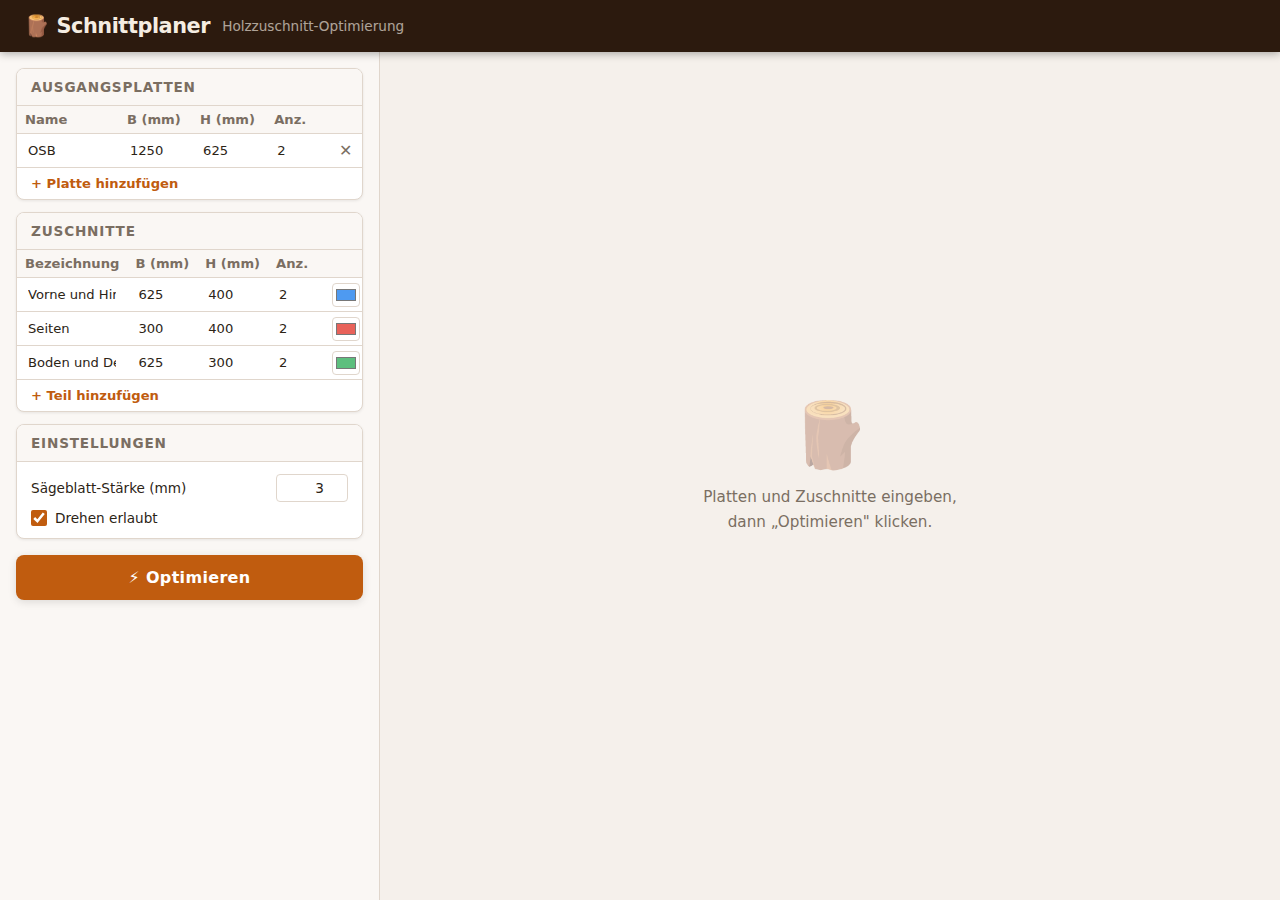
<file: schnittplaner/index.html>
<!DOCTYPE html>
<html lang="de">
<head>
  <meta charset="UTF-8">
  <meta name="viewport" content="width=device-width, initial-scale=1.0">
  <title>Schnittplaner – Holzzuschnitt-Optimierung</title>
  <link rel="stylesheet" href="style.css">
</head>
<body>
  <header>
    <h1>🪵 Schnittplaner</h1>
    <span class="subtitle">Holzzuschnitt-Optimierung</span>
  </header>

  <main>
    <aside class="sidebar">

      <!-- Ausgangsplatten -->
      <section class="card">
        <div class="card-header">
          <h2>Ausgangsplatten</h2>
        </div>
        <div class="table-wrapper">
          <table>
            <thead>
              <tr>
                <th>Name</th>
                <th>B (mm)</th>
                <th>H (mm)</th>
                <th>Anz.</th>
                <th></th>
              </tr>
            </thead>
            <tbody id="sheets-body"></tbody>
          </table>
        </div>
        <button class="btn-add" id="add-sheet">+ Platte hinzufügen</button>
      </section>

      <!-- Zuschnitte -->
      <section class="card">
        <div class="card-header">
          <h2>Zuschnitte</h2>
        </div>
        <div class="table-wrapper">
          <table>
            <thead>
              <tr>
                <th>Bezeichnung</th>
                <th>B (mm)</th>
                <th>H (mm)</th>
                <th>Anz.</th>
                <th></th>
                <th></th>
              </tr>
            </thead>
            <tbody id="pieces-body"></tbody>
          </table>
        </div>
        <button class="btn-add" id="add-piece">+ Teil hinzufügen</button>
      </section>

      <!-- Einstellungen -->
      <section class="card">
        <div class="card-header">
          <h2>Einstellungen</h2>
        </div>
        <div class="settings-grid">
          <label for="kerf">Sägeblatt-Stärke (mm)</label>
          <input type="number" id="kerf" min="0" max="20" value="3" step="0.5">
          <label class="checkbox-label">
            <input type="checkbox" id="allow-rotation" checked>
            <span>Drehen erlaubt</span>
          </label>
        </div>
      </section>

      <button class="btn-optimize" id="optimize-btn">⚡ Optimieren</button>
    </aside>

    <section class="results" id="results">
      <div class="empty-state" id="empty-state">
        <div class="empty-icon">🪵</div>
        <p>Platten und Zuschnitte eingeben,<br>dann „Optimieren" klicken.</p>
      </div>

      <div id="summary" class="summary hidden"></div>

      <div id="canvases"></div>
    </section>
  </main>

  <script src="app.js"></script>
</body>
</html>
</file>
<file: kerntemperatur/style.css>
:root {
  --bg: #111010;
  --surface: #1e1c1b;
  --surface-2: #2a2725;
  --border: #353230;
  --border-strong: #4a4644;
  --text: #f0ebe4;
  --text-muted: #a09890;
  --text-dim: #6e6560;
  --accent: #e8954a;
  --accent-hover: #d4793a;
  --accent-dim: #3d2a18;
  --rare: #c0392b;
  --rare-bg: #2d1210;
  --medium-rare: #e07a3a;
  --medium-rare-bg: #2e1a0e;
  --medium: #c9a227;
  --medium-bg: #2c2410;
  --well: #7aab5a;
  --well-bg: #182010;
  --safety: #5ba3d9;
  --safety-bg: #101d2c;
  --shadow: 0 4px 16px rgba(0,0,0,.4);
  --shadow-sm: 0 2px 6px rgba(0,0,0,.3);
  --radius: 10px;
  --font: system-ui, -apple-system, sans-serif;
}

* {
  box-sizing: border-box;
  margin: 0;
  padding: 0;
}

body {
  font-family: var(--font);
  background: var(--bg);
  color: var(--text);
  min-height: 100vh;
  line-height: 1.5;
}

header {
  background: linear-gradient(135deg, #1e1a18 0%, #2d2218 50%, #1e1a18 100%);
  border-bottom: 1px solid #4a3a28;
  padding: 28px 24px 24px;
  text-align: center;
  position: relative;
  overflow: hidden;
}

header::before {
  content: '';
  position: absolute;
  inset: 0;
  background: radial-gradient(ellipse at 50% 120%, rgba(232,149,74,.18) 0%, transparent 65%);
  pointer-events: none;
}

header h1 {
  font-size: 1.9rem;
  font-weight: 700;
  letter-spacing: -.02em;
  color: var(--text);
  position: relative;
}

header .subtitle {
  display: block;
  font-size: .85rem;
  color: var(--text-muted);
  margin-top: 4px;
  letter-spacing: .06em;
  text-transform: uppercase;
  position: relative;
}

.legend {
  display: flex;
  gap: 10px;
  flex-wrap: wrap;
  justify-content: center;
  padding: 14px 24px;
  border-bottom: 1px solid var(--border);
  background: var(--surface);
}

.legend-item {
  display: flex;
  align-items: center;
  gap: 6px;
  font-size: .75rem;
  color: var(--text-muted);
  letter-spacing: .04em;
}

.legend-dot {
  width: 10px;
  height: 10px;
  border-radius: 50%;
  flex-shrink: 0;
}

main {
  max-width: 1080px;
  margin: 0 auto;
  padding: 28px 20px 48px;
  display: grid;
  grid-template-columns: repeat(auto-fill, minmax(320px, 1fr));
  gap: 20px;
}

.group-card {
  background: var(--surface);
  border: 1px solid var(--border);
  border-radius: var(--radius);
  overflow: hidden;
  box-shadow: var(--shadow-sm);
}

.group-header {
  display: flex;
  align-items: center;
  gap: 10px;
  padding: 14px 18px;
  background: var(--surface-2);
  border-bottom: 1px solid var(--border);
}

.group-icon {
  font-size: 1.4rem;
  line-height: 1;
}

.group-title {
  font-size: 1rem;
  font-weight: 600;
  color: var(--text);
  letter-spacing: -.01em;
}

.group-subtitle {
  font-size: .72rem;
  color: var(--text-muted);
  margin-left: auto;
  letter-spacing: .04em;
  text-transform: uppercase;
}

.temp-list {
  list-style: none;
}

.temp-item {
  display: flex;
  align-items: center;
  gap: 12px;
  padding: 11px 18px;
  border-bottom: 1px solid var(--border);
  transition: background .15s;
}

.temp-item:last-child {
  border-bottom: none;
}

.temp-item:hover {
  background: var(--surface-2);
}

.temp-badge {
  font-size: .78rem;
  font-weight: 700;
  letter-spacing: .02em;
  padding: 3px 8px;
  border-radius: 5px;
  min-width: 68px;
  text-align: center;
  flex-shrink: 0;
  font-variant-numeric: tabular-nums;
}

.badge-rare {
  color: var(--rare);
  background: var(--rare-bg);
  border: 1px solid color-mix(in srgb, var(--rare) 30%, transparent);
}

.badge-medium-rare {
  color: var(--medium-rare);
  background: var(--medium-rare-bg);
  border: 1px solid color-mix(in srgb, var(--medium-rare) 30%, transparent);
}

.badge-medium {
  color: var(--medium);
  background: var(--medium-bg);
  border: 1px solid color-mix(in srgb, var(--medium) 30%, transparent);
}

.badge-well {
  color: var(--well);
  background: var(--well-bg);
  border: 1px solid color-mix(in srgb, var(--well) 30%, transparent);
}

.badge-safety {
  color: var(--safety);
  background: var(--safety-bg);
  border: 1px solid color-mix(in srgb, var(--safety) 30%, transparent);
}

.temp-info {
  flex: 1;
  min-width: 0;
}

.temp-name {
  font-size: .88rem;
  font-weight: 500;
  color: var(--text);
  line-height: 1.3;
}

.temp-note {
  font-size: .73rem;
  color: var(--text-muted);
  margin-top: 1px;
  line-height: 1.3;
}

.temp-doneness {
  font-size: .7rem;
  color: var(--text-dim);
  text-align: right;
  flex-shrink: 0;
  text-transform: uppercase;
  letter-spacing: .05em;
}

.note-box {
  margin: 0 18px 14px;
  padding: 9px 12px;
  background: var(--accent-dim);
  border: 1px solid color-mix(in srgb, var(--accent) 25%, transparent);
  border-radius: 6px;
  font-size: .74rem;
  color: var(--text-muted);
  line-height: 1.5;
}

.note-box strong {
  color: var(--accent);
}

footer {
  text-align: center;
  padding: 20px;
  font-size: .75rem;
  color: var(--text-dim);
  border-top: 1px solid var(--border);
  background: var(--surface);
}

@media (max-width: 680px) {
  header h1 { font-size: 1.4rem; }

  main {
    grid-template-columns: 1fr;
    padding: 16px 12px 40px;
    gap: 14px;
  }

  .temp-badge {
    min-width: 60px;
    font-size: .72rem;
  }
}

@media print {
  body { background: #fff; color: #111; }
  .group-card { border: 1px solid #ccc; break-inside: avoid; }
  header { background: #fff; border-bottom: 2px solid #111; }
  .temp-badge { border: 1px solid currentColor; }
}
</file>
<file: pizza/style.css>
:root {
  --italian-green: #009246;
  --italian-green-dark: #00733a;
  --italian-red: #ce2b37;
  --italian-red-dark: #a8222c;
  --italian-white: #ffffff;

  --bg: #fdfaf5;
  --surface: var(--italian-white);
  --surface-2: #f5f9f3;
  --border: #d9e6dc;
  --text: #1b2a1f;
  --text-muted: #5d7064;
  --accent: var(--italian-red);
  --accent-hover: var(--italian-red-dark);
  --accent-light: #fdecee;
  --header-text: var(--italian-white);
  --shadow-sm: 0 1px 3px rgba(0,0,0,.08);
  --shadow: 0 2px 8px rgba(0,0,0,.12);
  --radius: 8px;
  --font: system-ui, -apple-system, sans-serif;
}

*, *::before, *::after { box-sizing: border-box; margin: 0; padding: 0; }

body {
  font-family: var(--font);
  background: var(--bg);
  color: var(--text);
  min-height: 100vh;
}

header {
  background: linear-gradient(
    to right,
    var(--italian-green) 0%,
    var(--italian-green) 33.33%,
    var(--italian-white) 33.33%,
    var(--italian-white) 66.66%,
    var(--italian-red) 66.66%,
    var(--italian-red) 100%
  );
  color: var(--text);
  padding: 14px 24px;
  display: flex;
  align-items: center;
  gap: 12px;
  box-shadow: 0 2px 8px rgba(0,0,0,.2);
  border-bottom: 1px solid var(--border);
}

header h1 {
  background: rgba(255, 255, 255, 0.92);
  padding: 4px 12px;
  border-radius: var(--radius);
  box-shadow: 0 1px 3px rgba(0,0,0,.15);
}

.subtitle {
  background: rgba(255, 255, 255, 0.92);
  padding: 3px 10px;
  border-radius: var(--radius);
  color: var(--text-muted);
  opacity: 1;
}

header h1 {
  font-size: 1.3rem;
  font-weight: 700;
  letter-spacing: -0.02em;
}

.subtitle {
  font-size: 0.85rem;
}

main {
  max-width: 520px;
  margin: 0 auto;
  padding: 24px 16px;
  display: flex;
  flex-direction: column;
  gap: 16px;
}

.card {
  background: var(--surface);
  border: 1px solid var(--border);
  border-radius: var(--radius);
  box-shadow: var(--shadow-sm);
  overflow: hidden;
}

.card-header {
  padding: 10px 16px;
  border-bottom: 2px solid var(--italian-green);
  background: var(--surface-2);
}

.card-header h2 {
  font-size: 0.85rem;
  font-weight: 700;
  text-transform: uppercase;
  letter-spacing: 0.06em;
  color: var(--italian-green-dark);
}

.form-grid {
  display: grid;
  grid-template-columns: 1fr auto;
  gap: 12px 16px;
  align-items: center;
  padding: 16px;
}

.form-grid label {
  font-size: 0.95rem;
  color: var(--text);
}

.form-grid input[type="number"] {
  width: 100px;
  padding: 8px 10px;
  border: 1px solid var(--border);
  border-radius: 6px;
  font-size: 0.95rem;
  font-family: var(--font);
  background: var(--surface);
  color: var(--text);
  text-align: right;
}

.form-grid input[type="number"]:focus {
  outline: none;
  border-color: var(--accent);
}

.results-list {
  list-style: none;
  padding: 8px 0;
}

.results-list li {
  display: flex;
  justify-content: space-between;
  align-items: baseline;
  padding: 10px 16px;
  border-bottom: 1px solid var(--border);
}

.results-list li:last-child {
  border-bottom: none;
}

.results-list .label {
  font-size: 0.95rem;
  color: var(--text-muted);
}

.results-list .value {
  font-size: 1.25rem;
  font-weight: 700;
  font-variant-numeric: tabular-nums;
}

.total {
  padding: 10px 16px;
  background: var(--surface-2);
  border-top: 1px solid var(--border);
  font-size: 0.85rem;
  color: var(--text-muted);
  text-align: right;
  font-variant-numeric: tabular-nums;
}

.hint {
  font-size: 0.82rem;
  color: var(--text-muted);
  line-height: 1.5;
  padding: 0 4px;
}

.steps {
  padding: 12px 16px 12px 40px;
  display: flex;
  flex-direction: column;
  gap: 8px;
}

.steps li {
  font-size: 0.95rem;
  line-height: 1.5;
  padding-left: 4px;
}

.steps li::marker {
  color: var(--accent);
  font-weight: 700;
}

@media (max-width: 480px) {
  .form-grid input[type="number"] {
    width: 84px;
  }
  .results-list .value {
    font-size: 1.1rem;
  }
}
</file>
<file: schnittplaner/style.css>
/* ── Variables ── */
:root {
  --bg: #f5f0eb;
  --surface: #ffffff;
  --surface-2: #faf7f4;
  --border: #e0d6cc;
  --border-strong: #c8bfb5;
  --text: #2c2416;
  --text-muted: #7a6e62;
  --accent: #c05c0f;
  --accent-hover: #a34a08;
  --accent-light: #fef0e6;
  --header-bg: #2c1a0e;
  --header-text: #f5ede2;
  --wood-bg: #d4a866;
  --wood-grain: #c49456;
  --shadow-sm: 0 1px 3px rgba(0,0,0,.08);
  --shadow: 0 2px 8px rgba(0,0,0,.12);
  --radius: 8px;
  --sidebar-w: 380px;
  --font: system-ui, -apple-system, sans-serif;
}

/* ── Reset ── */
*, *::before, *::after { box-sizing: border-box; margin: 0; padding: 0; }

body {
  font-family: var(--font);
  background: var(--bg);
  color: var(--text);
  min-height: 100vh;
  display: flex;
  flex-direction: column;
}

/* ── Header ── */
header {
  background: var(--header-bg);
  color: var(--header-text);
  padding: 14px 24px;
  display: flex;
  align-items: center;
  gap: 12px;
  box-shadow: 0 2px 8px rgba(0,0,0,.3);
  position: sticky;
  top: 0;
  z-index: 10;
}

header h1 {
  font-size: 1.3rem;
  font-weight: 700;
  letter-spacing: -0.02em;
}

.subtitle {
  font-size: 0.85rem;
  opacity: 0.65;
  font-weight: 400;
}

/* ── Main layout ── */
main {
  display: flex;
  flex: 1;
  overflow: hidden;
  height: calc(100vh - 53px);
}

/* ── Sidebar ── */
.sidebar {
  width: var(--sidebar-w);
  min-width: var(--sidebar-w);
  background: var(--surface-2);
  border-right: 1px solid var(--border);
  overflow-y: auto;
  padding: 16px;
  display: flex;
  flex-direction: column;
  gap: 12px;
}

/* ── Cards ── */
.card {
  background: var(--surface);
  border: 1px solid var(--border);
  border-radius: var(--radius);
  box-shadow: var(--shadow-sm);
  overflow: hidden;
}

.card-header {
  padding: 10px 14px;
  border-bottom: 1px solid var(--border);
  background: var(--surface-2);
}

.card-header h2 {
  font-size: 0.85rem;
  font-weight: 700;
  text-transform: uppercase;
  letter-spacing: 0.06em;
  color: var(--text-muted);
}

/* ── Tables ── */
.table-wrapper {
  overflow-x: auto;
}

table {
  width: 100%;
  border-collapse: collapse;
  font-size: 0.82rem;
}

thead th {
  padding: 6px 8px;
  text-align: left;
  font-weight: 600;
  color: var(--text-muted);
  background: var(--surface-2);
  border-bottom: 1px solid var(--border);
  white-space: nowrap;
}

tbody tr:not(:last-child) td {
  border-bottom: 1px solid var(--border);
}

tbody td {
  padding: 4px 4px;
  vertical-align: middle;
}

tbody tr:hover td {
  background: var(--accent-light);
}

/* ── Inputs in table ── */
td input[type="text"],
td input[type="number"] {
  width: 100%;
  padding: 4px 6px;
  border: 1px solid transparent;
  border-radius: 4px;
  background: transparent;
  font-size: 0.82rem;
  color: var(--text);
  font-family: var(--font);
  transition: border-color .15s, background .15s;
}

td input[type="text"]:focus,
td input[type="number"]:focus {
  outline: none;
  border-color: var(--accent);
  background: var(--surface);
}

td input[type="text"] { min-width: 80px; }
td input[type="number"] { min-width: 52px; }

td input[type="color"] {
  width: 28px;
  height: 24px;
  padding: 1px;
  border: 1px solid var(--border);
  border-radius: 4px;
  cursor: pointer;
  background: var(--surface);
}

/* ── Delete button ── */
.btn-delete {
  background: none;
  border: none;
  cursor: pointer;
  color: var(--text-muted);
  font-size: 1rem;
  padding: 2px 6px;
  border-radius: 4px;
  line-height: 1;
  transition: color .15s, background .15s;
}

.btn-delete:hover {
  color: #c0392b;
  background: #fdecea;
}

/* ── Add button ── */
.btn-add {
  display: block;
  width: 100%;
  padding: 8px 14px;
  background: none;
  border: none;
  border-top: 1px solid var(--border);
  color: var(--accent);
  font-size: 0.82rem;
  font-weight: 600;
  cursor: pointer;
  text-align: left;
  transition: background .15s;
  font-family: var(--font);
}

.btn-add:hover {
  background: var(--accent-light);
}

/* ── Settings ── */
.settings-grid {
  display: grid;
  grid-template-columns: 1fr auto;
  gap: 8px 12px;
  align-items: center;
  padding: 12px 14px;
}

.settings-grid label {
  font-size: 0.85rem;
  color: var(--text);
}

.settings-grid input[type="number"] {
  width: 72px;
  padding: 5px 8px;
  border: 1px solid var(--border);
  border-radius: 4px;
  font-size: 0.85rem;
  font-family: var(--font);
  background: var(--surface);
  color: var(--text);
  text-align: right;
}

.settings-grid input[type="number"]:focus {
  outline: none;
  border-color: var(--accent);
}

.checkbox-label {
  display: flex;
  align-items: center;
  gap: 8px;
  grid-column: 1 / -1;
  cursor: pointer;
  font-size: 0.85rem;
}

.checkbox-label input[type="checkbox"] {
  width: 16px;
  height: 16px;
  accent-color: var(--accent);
  cursor: pointer;
}

/* ── Optimize button ── */
.btn-optimize {
  background: var(--accent);
  color: white;
  border: none;
  border-radius: var(--radius);
  padding: 13px 20px;
  font-size: 1rem;
  font-weight: 700;
  cursor: pointer;
  transition: background .15s, transform .1s;
  font-family: var(--font);
  letter-spacing: 0.02em;
  box-shadow: var(--shadow);
  margin-top: 4px;
}

.btn-optimize:hover {
  background: var(--accent-hover);
  transform: translateY(-1px);
  box-shadow: 0 4px 12px rgba(0,0,0,.2);
}

.btn-optimize:active {
  transform: translateY(0);
}

/* ── Results area ── */
.results {
  flex: 1;
  overflow-y: auto;
  padding: 20px;
  display: flex;
  flex-direction: column;
  gap: 20px;
}

/* ── Empty state ── */
.empty-state {
  display: flex;
  flex-direction: column;
  align-items: center;
  justify-content: center;
  flex: 1;
  gap: 12px;
  color: var(--text-muted);
  text-align: center;
  min-height: 300px;
}

.empty-icon {
  font-size: 4rem;
  opacity: 0.4;
}

.empty-state p {
  font-size: 0.95rem;
  line-height: 1.6;
}

/* ── Summary bar ── */
.summary {
  background: var(--surface);
  border: 1px solid var(--border);
  border-radius: var(--radius);
  padding: 16px 20px;
  display: grid;
  grid-template-columns: repeat(auto-fit, minmax(130px, 1fr));
  gap: 12px;
  box-shadow: var(--shadow-sm);
}

.summary.hidden { display: none; }

.stat {
  display: flex;
  flex-direction: column;
  gap: 2px;
}

.stat-label {
  font-size: 0.72rem;
  font-weight: 700;
  text-transform: uppercase;
  letter-spacing: 0.08em;
  color: var(--text-muted);
}

.stat-value {
  font-size: 1.4rem;
  font-weight: 700;
  color: var(--text);
}

.stat-value.good { color: #27ae60; }
.stat-value.warn { color: #e67e22; }
.stat-value.bad  { color: #c0392b; }

/* ── Canvas cards ── */
.canvas-card {
  background: var(--surface);
  border: 1px solid var(--border);
  border-radius: var(--radius);
  box-shadow: var(--shadow-sm);
  overflow: hidden;
}

.canvas-card-header {
  padding: 10px 16px;
  border-bottom: 1px solid var(--border);
  background: var(--surface-2);
  display: flex;
  align-items: center;
  justify-content: space-between;
}

.canvas-card-header h3 {
  font-size: 0.9rem;
  font-weight: 700;
}

.efficiency-badge {
  font-size: 0.8rem;
  font-weight: 700;
  padding: 3px 9px;
  border-radius: 20px;
  background: var(--accent-light);
  color: var(--accent);
}

.efficiency-badge.good { background: #eafaf1; color: #27ae60; }
.efficiency-badge.warn { background: #fef9e7; color: #e67e22; }
.efficiency-badge.bad  { background: #fdedec; color: #c0392b; }

.canvas-wrapper {
  padding: 16px;
  overflow-x: auto;
  background: #e8e0d5;
}

canvas {
  display: block;
  border-radius: 4px;
  box-shadow: 0 2px 10px rgba(0,0,0,.15);
}

/* ── Legend ── */
.legend {
  padding: 10px 16px;
  display: flex;
  flex-wrap: wrap;
  gap: 8px 16px;
  border-top: 1px solid var(--border);
  background: var(--surface-2);
}

.legend-item {
  display: flex;
  align-items: center;
  gap: 6px;
  font-size: 0.78rem;
  color: var(--text);
}

.legend-swatch {
  width: 14px;
  height: 14px;
  border-radius: 3px;
  border: 1px solid rgba(0,0,0,.15);
  flex-shrink: 0;
}

.legend-swatch--cut {
  background: #c0392b;
  border-color: #c0392b;
  position: relative;
  overflow: hidden;
}

.legend-swatch--cut::after {
  content: '';
  position: absolute;
  inset: 0;
  background: repeating-linear-gradient(
    90deg,
    transparent 0px, transparent 3px,
    rgba(255,255,255,0.5) 3px, rgba(255,255,255,0.5) 5px
  );
}

/* ── Cut sequence ── */
.cut-list {
  border-top: 1px solid var(--border);
}

.cut-list summary {
  padding: 8px 16px;
  font-size: 0.8rem;
  font-weight: 700;
  color: var(--text-muted);
  cursor: pointer;
  user-select: none;
  list-style: none;
  display: flex;
  align-items: center;
  gap: 6px;
}

.cut-list summary::-webkit-details-marker { display: none; }
.cut-list summary::before { content: '▶'; font-size: 0.6rem; transition: transform .15s; }
.cut-list[open] summary::before { transform: rotate(90deg); }
.cut-list[open] summary { border-bottom: 1px solid var(--border); }

.cut-table {
  width: 100%;
  font-size: 0.8rem;
  border-collapse: collapse;
}

.cut-table thead th {
  padding: 5px 16px;
  font-weight: 700;
  color: var(--text-muted);
  background: var(--surface-2);
  border-bottom: 1px solid var(--border);
  text-align: left;
}

.cut-table tbody td {
  padding: 4px 16px;
  border-bottom: 1px solid var(--border);
}

.cut-table tbody tr:last-child td { border-bottom: none; }

.cut-badge {
  display: inline-flex;
  align-items: center;
  justify-content: center;
  width: 20px;
  height: 20px;
  border-radius: 50%;
  background: #c0392b;
  color: white;
  font-size: 0.72rem;
  font-weight: 700;
  flex-shrink: 0;
}

.cut-dir-v { color: #2980b9; font-weight: 600; }
.cut-dir-h { color: #27ae60; font-weight: 600; }

/* ── Utility ── */
.hidden { display: none !important; }

/* ── Responsive ── */
@media (max-width: 720px) {
  main {
    flex-direction: column;
    height: auto;
    overflow: visible;
  }

  .sidebar {
    width: 100%;
    min-width: unset;
    border-right: none;
    border-bottom: 1px solid var(--border);
    max-height: 60vh;
  }

  .results {
    padding: 12px;
  }

  .summary {
    grid-template-columns: repeat(2, 1fr);
  }

  .canvas-wrapper {
    padding: 10px;
    overflow-x: hidden;
  }

  .canvas-card-header h3 {
    font-size: 0.8rem;
  }
}
</file>
